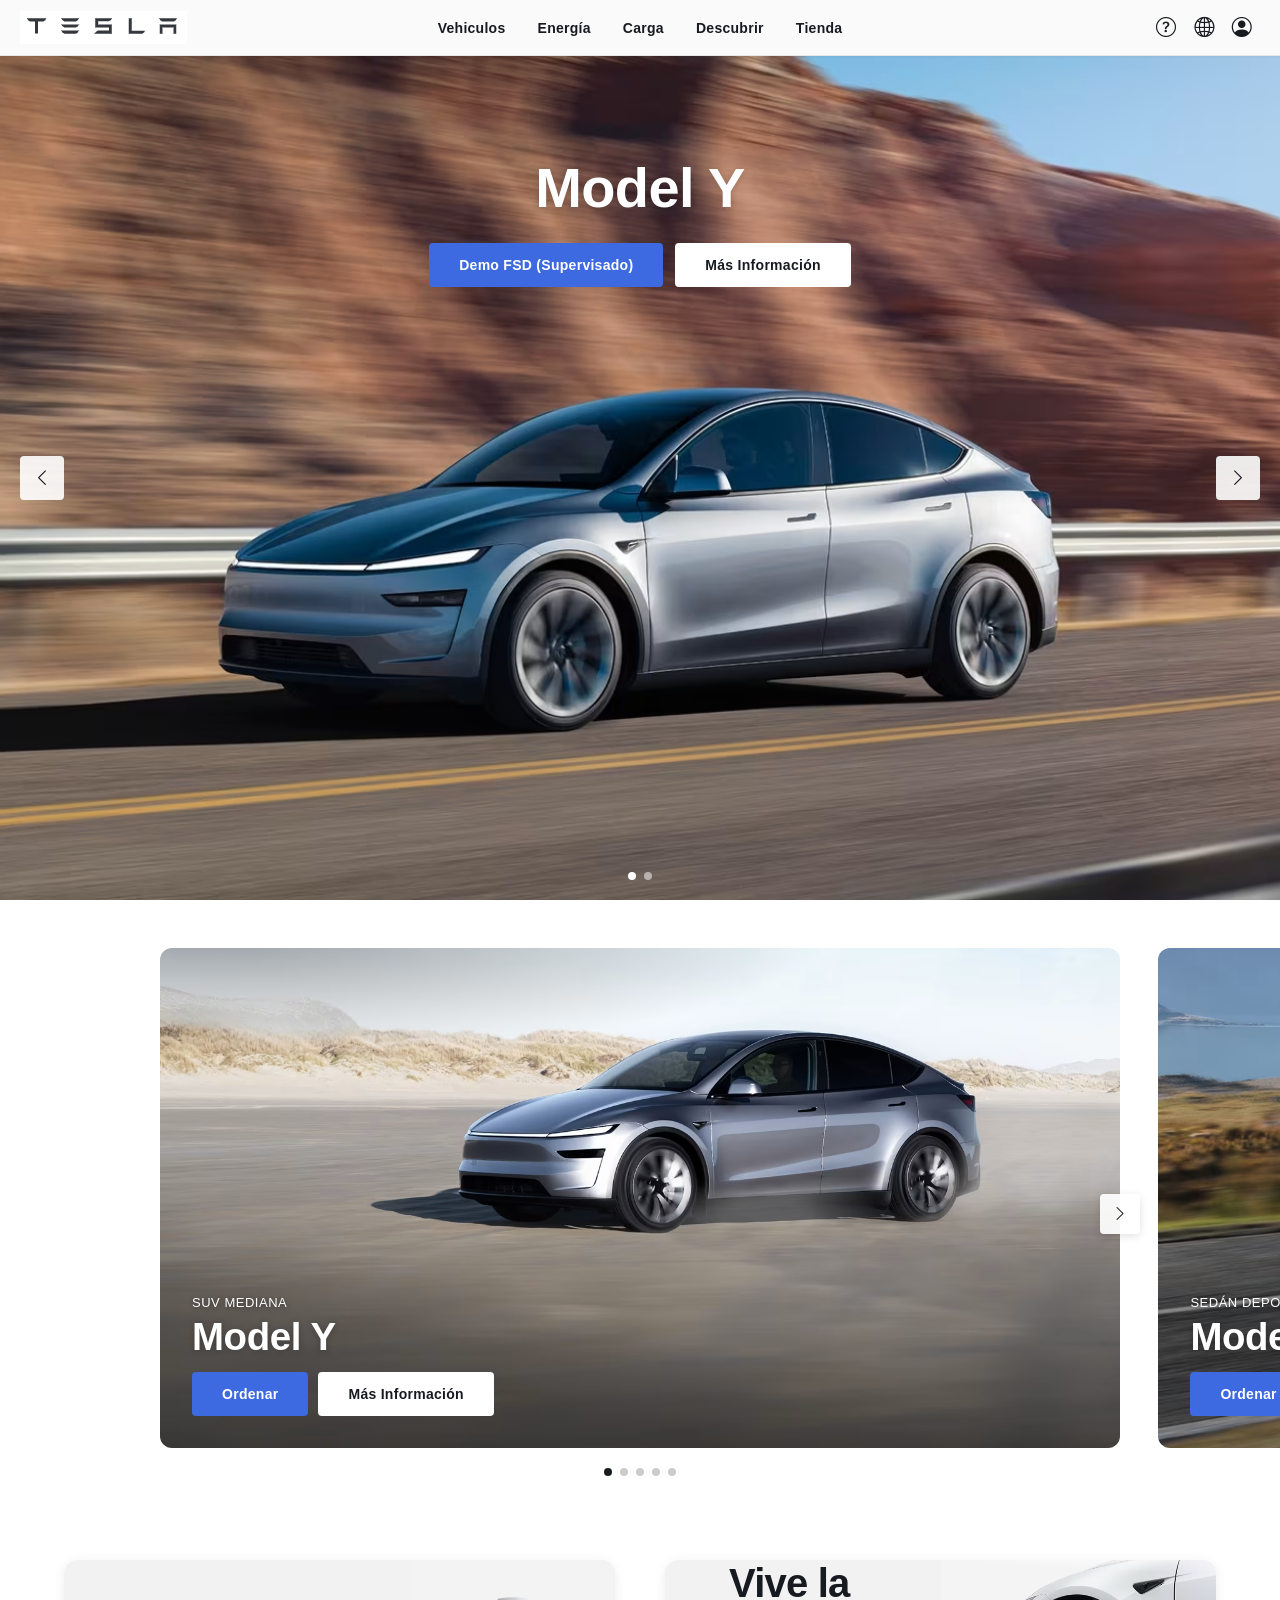
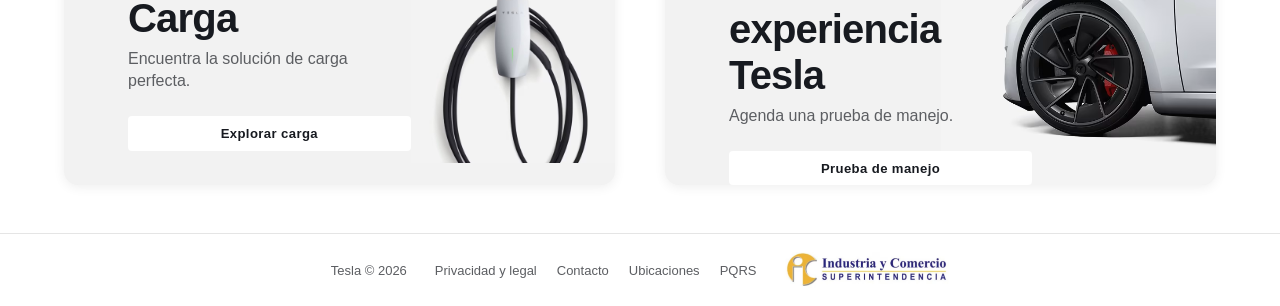
<file: Proyecto corte 2/index.html>
<!DOCTYPE html>
<html lang="es">
<head>
  <meta charset="UTF-8" />
  <meta name="viewport" content="width=device-width, initial-scale=1.0" />
  <title>Tesla Navbar</title>
  <link rel="stylesheet" href="https://cdn.jsdelivr.net/npm/bootstrap-icons@1.11.3/font/bootstrap-icons.min.css" />
  <link rel="stylesheet" href="./Style/Style.css" />
</head>
<body>

  <!-- barra de navegacion -->
  <nav class="barranavegacion">

    <a href="#" class="logomarca">
      <img src="./IMG/navbar/Logo.png" alt="Tesla" class="imagenlogo" />
    </a>

    <ul class="listaenlaces">
      <li><a href="#" class="enlace"><strong>Vehiculos</strong></a></li>
      <li><a href="#" class="enlace"><strong>Energía</strong></a></li>
      <li><a href="#" class="enlace"><strong>Carga</strong></a></li>
      <li><a href="#" class="enlace"><strong>Descubrir</strong></a></li>
      <li><a href="#" class="enlace"><strong>Tienda</strong></a></li>
    </ul>

    <ul class="listaiconos">
      <li>
        <a href="#" class="botonicono" aria-label="Ayuda">
          <i class="bi bi-question-circle"></i>
        </a>
      </li>
      <li>
        <a href="#" class="botonicono" aria-label="Idioma">
          <i class="bi bi-globe2"></i>
        </a>
      </li>
      <li>
        <a href="#" class="botonicono" aria-label="Cuenta">
          <i class="bi bi-person-circle"></i>
        </a>
      </li>
    </ul>

  </nav>

  <!-- carrusel portada -->
  <section class="portada" id="portadaCarrusel">

    <div class="diapositiva activa" style="background-image: url('./IMG/carrusel/ModelY.png');">
      <div class="contenidodiapositiva">
        <h1 class="titulodiapositiva">Model Y</h1>
        <div class="grupobotones">
          <a href="#" class="boton botonprincipal">Demo FSD (Supervisado)</a>
          <a href="#" class="boton botonsecundario">Más Información</a>
        </div>
      </div>
    </div>

    <div class="diapositiva" style="background-image: url('./IMG/carrusel/Model3.png');">
      <div class="contenidodiapositiva">
        <h1 class="titulodiapositiva">Model 3</h1>
        <div class="grupobotones">
          <a href="#" class="boton botonprincipal">Pedir Ahora</a>
          <a href="#" class="boton botonsecundario">Más Información</a>
        </div>
      </div>
    </div>

    <button class="flechanavegacion flechaanterior" id="flechaAnterior" aria-label="Anterior">
      <i class="bi bi-chevron-left"></i>
    </button>
    <button class="flechanavegacion flechasiguiente" id="flechaSiguiente" aria-label="Siguiente">
      <i class="bi bi-chevron-right"></i>
    </button>

    <div class="indicadores" id="indicadores"></div>

  </section>

  <!-- carrusel tarjetas vehiculos -->
  <section class="secciontarjetas">

    <div class="pisatatarjetas" id="pisaTarjetas">

      <div class="tarjeta">
        <img src="./IMG/cards carrusel/ModelYcard.png" alt="Model Y" class="imagentarjeta" />
        <div class="contenidotarjeta">
          <span class="subtitulotarjeta">SUV mediana</span>
          <h2 class="titulotarjeta">Model Y</h2>
          <div class="botonestarjeta">
            <a href="#" class="boton botonprincipal">Ordenar</a>
            <a href="#" class="boton botonsecundario">Más Información</a>
          </div>
        </div>
      </div>

      <div class="tarjeta">
        <img src="./IMG/cards carrusel/Model3card.png" alt="Model 3" class="imagentarjeta" />
        <div class="contenidotarjeta">
          <span class="subtitulotarjeta">Sedán deportivo</span>
          <h2 class="titulotarjeta">Model 3</h2>
          <div class="botonestarjeta">
            <a href="#" class="boton botonprincipal">Ordenar</a>
            <a href="#" class="boton botonsecundario">Más Información</a>
          </div>
        </div>
      </div>

      <div class="tarjeta">
        <img src="./IMG/cards carrusel/ModelScard.avif" alt="Model S" class="imagentarjeta" />
        <div class="contenidotarjeta">
          <span class="subtitulotarjeta">Sedán de lujo</span>
          <h2 class="titulotarjeta">Model S</h2>
          <div class="botonestarjeta">
            <a href="#" class="boton botonsecundario">Más Información</a>
          </div>
        </div>
      </div>

      <div class="tarjeta">
        <img src="./IMG/cards carrusel/ModelXcard.avif" alt="Model X" class="imagentarjeta" />
        <div class="contenidotarjeta">
          <span class="subtitulotarjeta">SUV de lujo</span>
          <h2 class="titulotarjeta">Model X</h2>
          <div class="botonestarjeta">
            <a href="#" class="boton botonsecundario">Más Información</a>
          </div>
        </div>
      </div>

      <div class="tarjeta">
        <img src="./IMG/cards carrusel/CamionCard.png" alt="Camion de trabajo" class="imagentarjeta" />
        <div class="contenidotarjeta">
          <span class="subtitulotarjeta">Camión de trabajo</span>
          <h2 class="titulotarjeta">Cybertruck</h2>
          <div class="botonestarjeta">
            <a href="#" class="boton botonsecundario">Más Información</a>
          </div>
        </div>
      </div>

    </div>

    <button class="flechatarjeta flechatarjetaanterior oculta" id="flechaTarjetaAnterior" aria-label="Vehículo anterior">
      <i class="bi bi-chevron-left"></i>
    </button>
    <button class="flechatarjeta flechatarjetasiguiente" id="flechaTarjetaSiguiente" aria-label="Siguiente vehículo">
      <i class="bi bi-chevron-right"></i>
    </button>

    <div class="indicadorestarjetas" id="indicadoresTarjetas"></div>

  </section>

  <!-- ── Seccion cards informativas ── -->
  <section class="seccioncards">
    <div class="filacards">

      <!-- Card Carga -->
      <div class="cardinfo" id="cardCarga">
        <div class="cardinfoccontenido">
          <h2 class="cardinfoTitulo">Carga</h2>
          <p class="cardinfoSubtitulo">Encuentra la solución de carga perfecta.</p>
          <button class="cardinfoBoton" onclick="manejarClickCard('carga')">Explorar carga</button>
        </div>
        <div class="cardinfoimagen">
          <img src="./IMG/footer/cargador.png" alt="Tesla Wall Connector" class="imagenCargador" />
        </div>
      </div>

      <!-- Card Experiencia -->
      <div class="cardinfo cardinfoDesborde" id="cardExperiencia">
        <div class="cardinfoccontenido">
          <h2 class="cardinfoTitulo">Vive la experiencia Tesla</h2>
          <p class="cardinfoSubtitulo">Agenda una prueba de manejo.</p>
          <button class="cardinfoBoton" onclick="manejarClickCard('prueba')">Prueba de manejo</button>
        </div>
        <div class="cardinfoimagen cardinfoImagenAuto">
          <img src="./IMG/footer/auto.png" alt="Tesla Model 3" class="imagenAuto" />
        </div>
      </div>

    </div>
  </section>

  <footer class="piepagina">
    <div class="piepaginaContenido">
      <span class="piepaginaCopyright">Tesla &copy; 2026</span>
      <nav class="piepaginaEnlaces" aria-label="Enlaces legales">
        <a href="https://www.tesla.com/es_co" class="piepaginaEnlace">Privacidad y legal</a>
        <a href="#" class="piepaginaEnlace">Contacto</a>
        <a href="#" class="piepaginaEnlace">Ubicaciones</a>
        <a href="#" class="piepaginaEnlace">PQRS</a>
      </nav>
      <a href="https://www.sic.gov.co" target="_blank" rel="noopener" class="piepaginaLogoSic" aria-label="Superintendencia de Industria y Comercio">
        <img src="./IMG/footer/IYC.png" alt="Superintendencia de Industria y Comercio" class="imagenSic" />
      </a>
    </div>
  </footer>

  <script src="./main/main.js" type="module"></script>

</body>
</html>
</file>
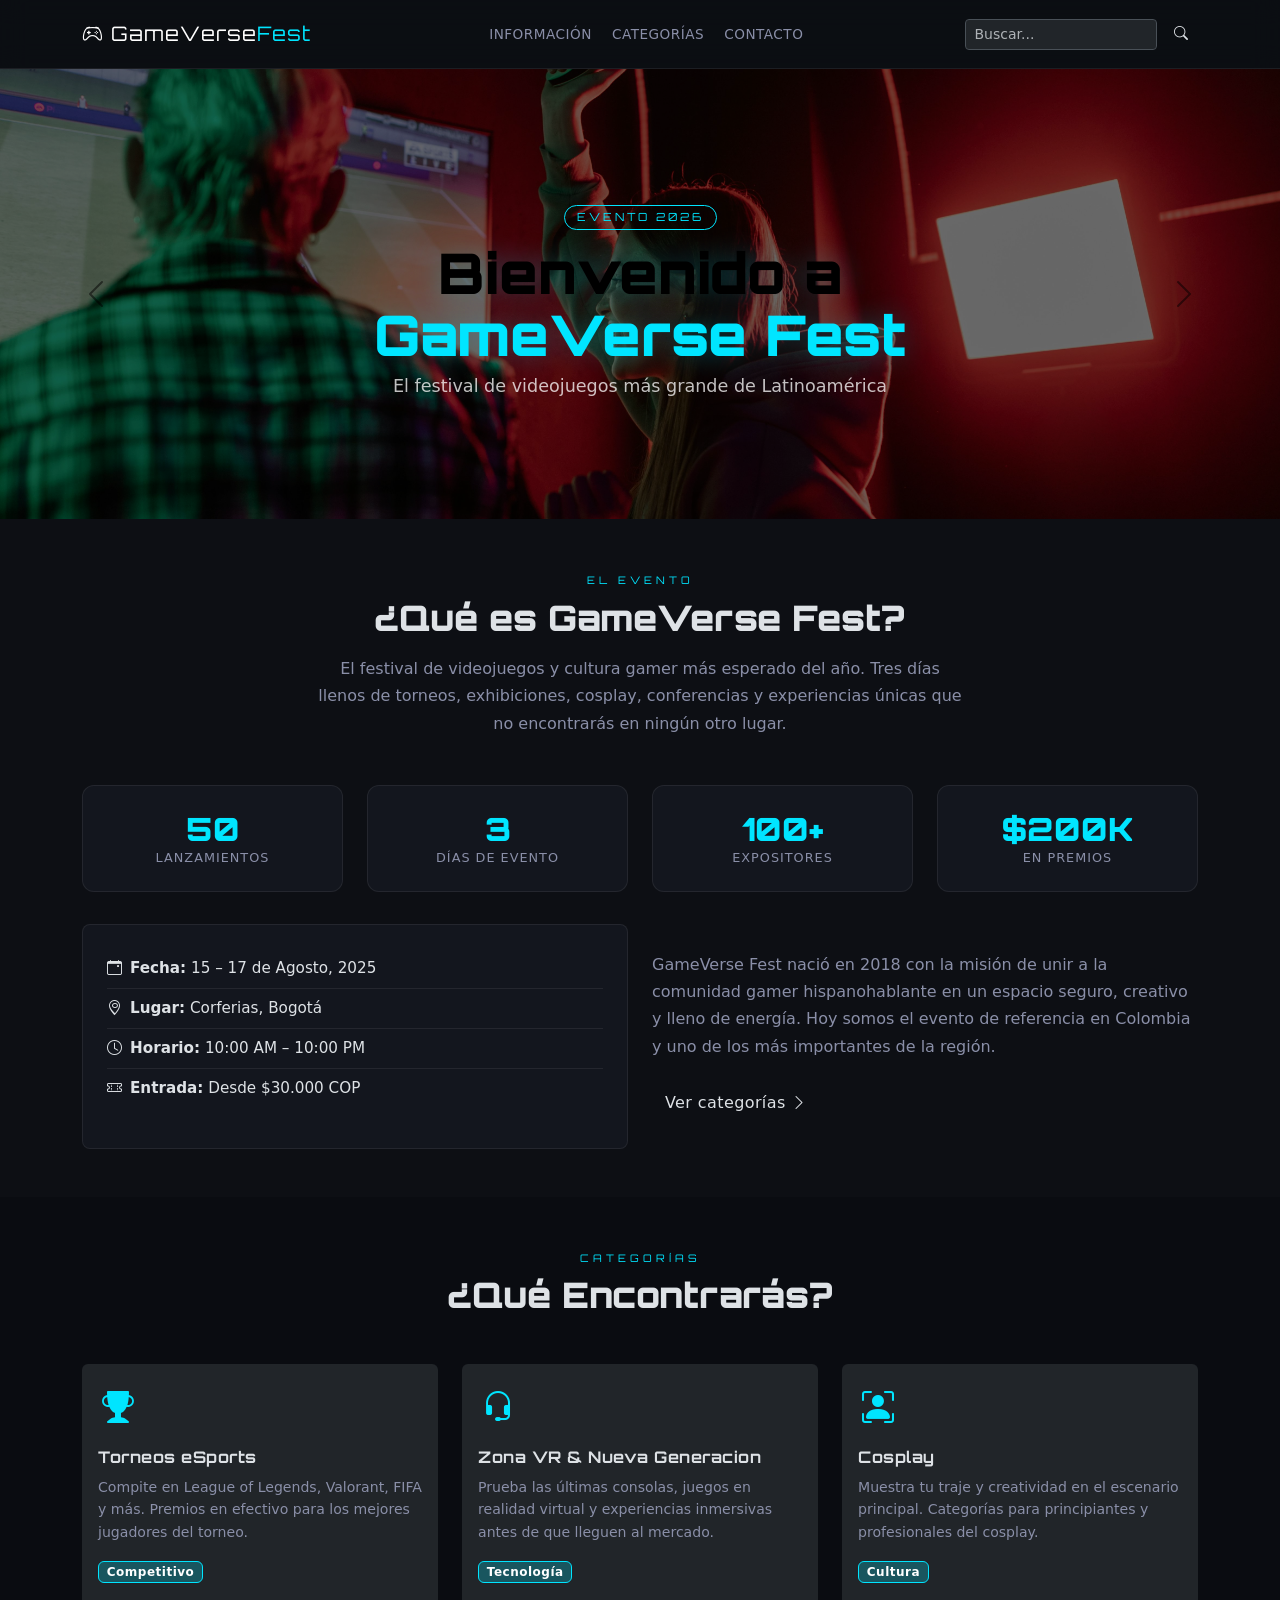
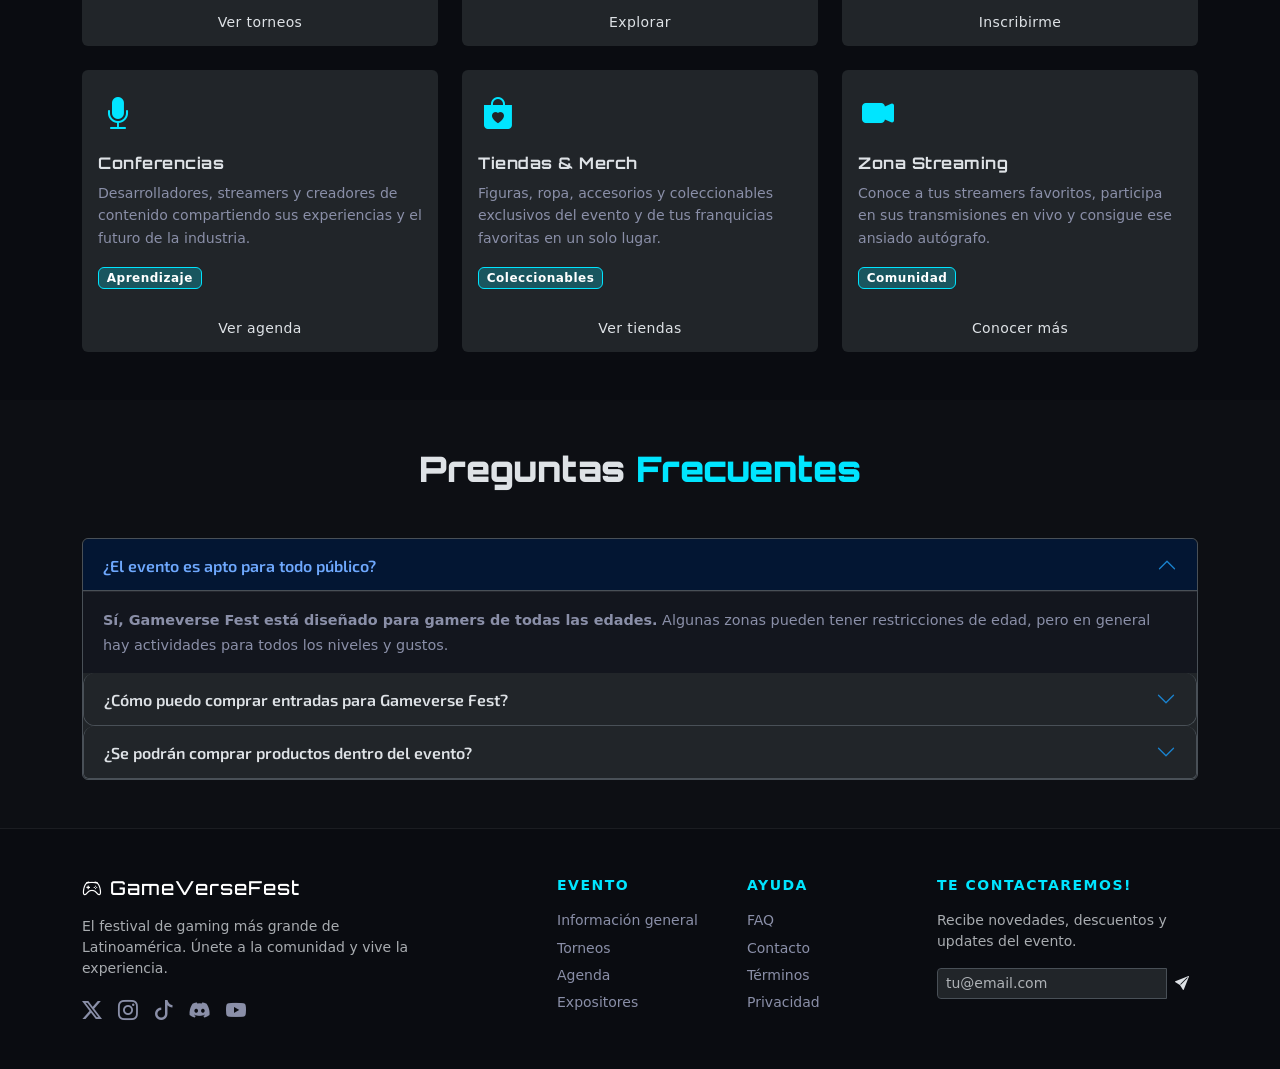
<file: Semana 6 Boostrap/index.html>
<!DOCTYPE html>
<html lang="en" data-bs-theme="dark">
<head>
    <meta charset="UTF-8">
    <meta name="viewport" content="width=device-width, initial-scale=1.0">
    <title>Semana 6</title>
    <!-- Google Fonts -->
    <link href="https://fonts.googleapis.com/css2?family=Orbitron:wght@700;900&family=Exo+2:wght@300;400;600&display=swap" rel="stylesheet" />
    <link rel="stylesheet" href="./Style/style.css">
    <link href="https://cdn.jsdelivr.net/npm/bootstrap@5.3.3/dist/css/bootstrap.min.css" rel="stylesheet">
    <link rel="stylesheet" href="https://cdn.jsdelivr.net/npm/bootstrap-icons@1.11.3/font/bootstrap-icons.min.css">
</head>
<body>

<!-- Barra de navegacion -->
<nav class="navbar navbar-expand-lg navbar-dark barranavegacion sticky-top">
    <div class="container">
        <a class="navbar-brand marca" href="#">
            <i class="bi bi-controller me-2"></i>GameVerse<span class="tituloss">Fest</span>
        </a>
        <button class="navbar-toggler border-0" type="button" data-bs-toggle="collapse" data-bs-target="#navMain">
            <span class="navbar-toggler-icon"></span>
        </button>
        <div class="collapse navbar-collapse" id="navMain">
            <ul class="navbar-nav mx-auto gap-1">
                <li class="nav-item"><a class="nav-link" href="#info">Información</a></li>
                <li class="nav-item"><a class="nav-link" href="#secciones">Categorías</a></li>
                <li class="nav-item"><a class="nav-link" href="#footer">Contacto</a></li>
            </ul>
            <form class="d-flex gap-2" role="search">
                <input class="form-control form-control-sm campobusqueda" type="search" placeholder="Buscar..." />
                <button class="btn btn-sm botonprincipal" type="submit">
                    <i class="bi bi-search"></i>
                </button>
            </form>
        </div>
    </div>
</nav>

<!-- Carrusel -->
<div id="carouselExampleAutoplaying" class="carousel slide" data-bs-ride="carousel">
    <div class="carousel-inner">

        <div class="carousel-item active">
            <img src="./Imagenes/carrusel/pexels-a-darmel-7862377.jpg" class="d-block w-100 imagencarrusel" alt="...">
        </div>

        <div class="carousel-item">
            <img src="./Imagenes/carrusel/pexels-rdne-7915231.jpg" class="d-block w-100 imagencarrusel" alt="...">
        </div>

        <div class="carousel-item">
            <img src="./Imagenes/carrusel/pexels-ron-lach-7856688.jpg" class="d-block w-100 imagencarrusel" alt="...">
        </div>

        <div class="carousel-item">
            <img src="./Imagenes/carrusel/pexels-yankrukov-9072388.jpg" class="d-block w-100 imagencarrusel" alt="...">
        </div>

    </div>

    <div class="carousel-caption titulocarrusel">
        <p class="etiqueta">EVENTO 2026</p>
        <h1 class="titulohero">Bienvenido a<br /><span class="tituloss">GameVerse Fest</span></h1>
        <p class="subtitulohero">El festival de videojuegos más grande de Latinoamérica</p>
    </div>

    <button class="carousel-control-prev" type="button" data-bs-target="#carouselExampleAutoplaying" data-bs-slide="prev">
        <span class="carousel-control-prev-icon" aria-hidden="true"></span>
        <span class="visually-hidden">Previous</span>
    </button>
    <button class="carousel-control-next" type="button" data-bs-target="#carouselExampleAutoplaying" data-bs-slide="next">
        <span class="carousel-control-next-icon" aria-hidden="true"></span>
        <span class="visually-hidden">Next</span>
    </button>
</div>

<!-- Informacion -->
<section id="info" class="py-5 seccioninfo">
    <div class="container">
        <div class="text-center mb-5">
            <span class="etiquetaseccion">EL EVENTO</span>
            <h2 class="titutloseccion">¿Qué es <span class="acento">GameVerse Fest</span>?</h2>
            <p class="subtituloseccion col-lg-7 mx-auto">
                El festival de videojuegos y cultura gamer más esperado del año. Tres días llenos de torneos, exhibiciones, cosplay, conferencias y experiencias únicas que no encontrarás en ningún otro lugar.
            </p>
        </div>
        <div class="row g-4 justify-content-center">
            <div class="col-6 col-md-3 text-center">
                <div class="cajaestadistica">
                    <h3 class="numeroestadistica">50</h3>
                    <p class="etiquetaestadistica">Lanzamientos</p>
                </div>
            </div>
            <div class="col-6 col-md-3 text-center">
                <div class="cajaestadistica">
                    <h3 class="numeroestadistica">3</h3>
                    <p class="etiquetaestadistica">Días de Evento</p>
                </div>
            </div>
            <div class="col-6 col-md-3 text-center">
                <div class="cajaestadistica">
                    <h3 class="numeroestadistica">100+</h3>
                    <p class="etiquetaestadistica">Expositores</p>
                </div>
            </div>
            <div class="col-6 col-md-3 text-center">
                <div class="cajaestadistica">
                    <h3 class="numeroestadistica">$200K</h3>
                    <p class="etiquetaestadistica">En Premios</p>
                </div>
            </div>
        </div>
        <div class="row g-4 mt-2 align-items-center">
            <div class="col-md-6">
                <div class="detalleinfo p-4 rounded-3">
                    <ul class="list-unstyled listainfo">
                        <li><i class="bi bi-calendar-event acento me-2"></i><strong>Fecha:</strong> 15 – 17 de Agosto, 2025</li>
                        <li><i class="bi bi-geo-alt acento me-2"></i><strong>Lugar:</strong> Corferias, Bogotá</li>
                        <li><i class="bi bi-clock acento me-2"></i><strong>Horario:</strong> 10:00 AM – 10:00 PM</li>
                        <li><i class="bi bi-ticket-perforated acento me-2"></i><strong>Entrada:</strong> Desde $30.000 COP</li>
                    </ul>
                </div>
            </div>
            <div class="col-md-6 text-center text-md-start">
                <p class="subtituloseccion">
                    GameVerse Fest nació en 2018 con la misión de unir a la comunidad gamer hispanohablante en un espacio seguro, creativo y lleno de energía. Hoy somos el evento de referencia en Colombia y uno de los más importantes de la región.
                </p>
                <a href="#secciones" class="btn botoncontorno mt-2">Ver categorías <i class="bi bi-chevron-right"></i></a>
            </div>
        </div>
    </div>
</section>

<!-- Cards -->
<section id="secciones" class="py-5 secciontarjetas">
    <div class="container">
        <div class="text-center mb-5">
            <span class="etiquetaseccion">CATEGORÍAS</span>
            <h2 class="titutloseccion">¿Qué <span class="acento">Encontrarás</span>?</h2>
        </div>
        <div class="row g-4">

            <div class="col-sm-6 col-lg-4">
                <div class="card tarjeta h-100 border-0">
                    <div class="iconotarjeta"><i class="bi bi-trophy-fill"></i></div>
                    <div class="card-body">
                        <h5 class="card-title">Torneos eSports</h5>
                        <p class="card-text">Compite en League of Legends, Valorant, FIFA y más. Premios en efectivo para los mejores jugadores del torneo.</p>
                        <span class="badge etiquetabadge">Competitivo</span>
                    </div>
                    <div class="card-footer border-0 bg-transparent">
                        <a href="#" class="btn btn-sm botoncontorno w-100">Ver torneos</a>
                    </div>
                </div>
            </div>

            <div class="col-sm-6 col-lg-4">
                <div class="card tarjeta h-100 border-0">
                    <div class="iconotarjeta"><i class="bi bi-headset"></i></div>
                    <div class="card-body">
                        <h5 class="card-title">Zona VR & Nueva Generacion</h5>
                        <p class="card-text">Prueba las últimas consolas, juegos en realidad virtual y experiencias inmersivas antes de que lleguen al mercado.</p>
                        <span class="badge etiquetabadge">Tecnología</span>
                    </div>
                    <div class="card-footer border-0 bg-transparent">
                        <a href="#" class="btn btn-sm botoncontorno w-100">Explorar</a>
                    </div>
                </div>
            </div>

            <div class="col-sm-6 col-lg-4">
                <div class="card tarjeta h-100 border-0">
                    <div class="iconotarjeta"><i class="bi bi-person-bounding-box"></i></div>
                    <div class="card-body">
                        <h5 class="card-title">Cosplay</h5>
                        <p class="card-text">Muestra tu traje y creatividad en el escenario principal. Categorías para principiantes y profesionales del cosplay.</p>
                        <span class="badge etiquetabadge">Cultura</span>
                    </div>
                    <div class="card-footer border-0 bg-transparent">
                        <a href="#" class="btn btn-sm botoncontorno w-100">Inscribirme</a>
                    </div>
                </div>
            </div>

            <div class="col-sm-6 col-lg-4">
                <div class="card tarjeta h-100 border-0">
                    <div class="iconotarjeta"><i class="bi bi-mic-fill"></i></div>
                    <div class="card-body">
                        <h5 class="card-title">Conferencias</h5>
                        <p class="card-text">Desarrolladores, streamers y creadores de contenido compartiendo sus experiencias y el futuro de la industria.</p>
                        <span class="badge etiquetabadge">Aprendizaje</span>
                    </div>
                    <div class="card-footer border-0 bg-transparent">
                        <a href="#" class="btn btn-sm botoncontorno w-100">Ver agenda</a>
                    </div>
                </div>
            </div>

            <div class="col-sm-6 col-lg-4">
                <div class="card tarjeta h-100 border-0">
                    <div class="iconotarjeta"><i class="bi bi-bag-heart-fill"></i></div>
                    <div class="card-body">
                        <h5 class="card-title">Tiendas & Merch</h5>
                        <p class="card-text">Figuras, ropa, accesorios y coleccionables exclusivos del evento y de tus franquicias favoritas en un solo lugar.</p>
                        <span class="badge etiquetabadge">Coleccionables</span>
                    </div>
                    <div class="card-footer border-0 bg-transparent">
                        <a href="#" class="btn btn-sm botoncontorno w-100">Ver tiendas</a>
                    </div>
                </div>
            </div>

            <div class="col-sm-6 col-lg-4">
                <div class="card tarjeta h-100 border-0">
                    <div class="iconotarjeta"><i class="bi bi-camera-video-fill"></i></div>
                    <div class="card-body">
                        <h5 class="card-title">Zona Streaming</h5>
                        <p class="card-text">Conoce a tus streamers favoritos, participa en sus transmisiones en vivo y consigue ese ansiado autógrafo.</p>
                        <span class="badge etiquetabadge">Comunidad</span>
                    </div>
                    <div class="card-footer border-0 bg-transparent">
                        <a href="#" class="btn btn-sm botoncontorno w-100">Conocer más</a>
                    </div>
                </div>
            </div>

        </div>
    </div>
</section>

<!-- Acordeon -->
<section id="faq" class="py-5 seccionfaq">
    <div class="container">
        <div class="text-center mb-5">
            <h2 class="titutloseccion">Preguntas <span class="tituloss">Frecuentes</span></h2>
        </div>
        <div class="accordion d-flex flex-column gap-3" id="acordeonFaq">

            <div class="accordion-item itemacordeon">
                <h2 class="accordion-header">
                    <button class="accordion-button botonacordeon" type="button"
                        data-bs-toggle="collapse" data-bs-target="#pregunta1"
                        aria-expanded="true" aria-controls="pregunta1">
¿El evento es apto para todo público?                    </button>
                </h2>
                <div id="pregunta1" class="accordion-collapse collapse show" data-bs-parent="#acordeonFaq">
                    <div class="accordion-body cuerpoacordeon">
                        <strong>Sí, Gameverse Fest está diseñado para gamers de todas las edades.</strong> Algunas zonas pueden tener restricciones de edad, pero en general hay actividades para todos los niveles y gustos.
                </div>
            </div>

            <div class="accordion-item itemacordeon">
                <h2 class="accordion-header">
                    <button class="accordion-button botonacordeon collapsed" type="button"
                        data-bs-toggle="collapse" data-bs-target="#pregunta2"
                        aria-expanded="false" aria-controls="pregunta2">
                       ¿Cómo puedo comprar entradas para Gameverse Fest?
                    </button>
                </h2>
                <div id="pregunta2" class="accordion-collapse collapse" data-bs-parent="#acordeonFaq">
                    <div class="accordion-body cuerpoacordeon">
                        Las entradas se pueden adquirir a través de <strong> la página oficial del evento. </strong> Se recomienda comprarlas con anticipación, ya que los cupos son limitados. </div>
                </div>
            </div>

            <div class="accordion-item itemacordeon">
                <h2 class="accordion-header">
                    <button class="accordion-button botonacordeon collapsed" type="button"
                        data-bs-toggle="collapse" data-bs-target="#pregunta3"
                        aria-expanded="false" aria-controls="pregunta3">
¿Se podrán comprar productos dentro del evento?                    </button>
                </h2>
                <div id="pregunta3" class="accordion-collapse collapse" data-bs-parent="#acordeonFaq">
                    <div class="accordion-body cuerpoacordeon">
<strong> Claro,</strong>  habrá una zona comercial con tiendas de videojuegos, accesorios, figuras coleccionables y merch exclusiva de Gameverse Fest.                    </div>
                </div>
            </div>

        </div>
    </div>
</section>

<!-- Footer -->
<footer id="footer" class="piepagina pt-5 pb-3">
    <div class="container">
        <div class="row g-4 mb-4">

            <div class="col-md-4">
                <h5 class="marca mb-3"><i class="bi bi-controller me-2"></i>GameVerse<span class="acento">Fest</span></h5>
                <p class="text-muted small">El festival de gaming más grande de Latinoamérica. Únete a la comunidad y vive la experiencia.</p>
                <div class="d-flex gap-3 mt-3">
                    <a href="#" class="enlacesocial"><i class="bi bi-twitter-x fs-5"></i></a>
                    <a href="#" class="enlacesocial"><i class="bi bi-instagram fs-5"></i></a>
                    <a href="#" class="enlacesocial"><i class="bi bi-tiktok fs-5"></i></a>
                    <a href="#" class="enlacesocial"><i class="bi bi-discord fs-5"></i></a>
                    <a href="#" class="enlacesocial"><i class="bi bi-youtube fs-5"></i></a>
                </div>
            </div>

            <div class="col-6 col-md-2 offset-md-1">
                <h6 class="text-uppercase fw-semibold mb-3 small titulopie">Evento</h6>
                <ul class="list-unstyled small">
                    <li><a href="#" class="enlacepie">Información general</a></li>
                    <li><a href="#" class="enlacepie">Torneos</a></li>
                    <li><a href="#" class="enlacepie">Agenda</a></li>
                    <li><a href="#" class="enlacepie">Expositores</a></li>
                </ul>
            </div>

            <div class="col-6 col-md-2">
                <h6 class="text-uppercase fw-semibold mb-3 small titulopie">Ayuda</h6>
                <ul class="list-unstyled small">
                    <li><a href="#faq" class="enlacepie">FAQ</a></li>
                    <li><a href="#" class="enlacepie">Contacto</a></li>
                    <li><a href="#" class="enlacepie">Términos</a></li>
                    <li><a href="#" class="enlacepie">Privacidad</a></li>
                </ul>
            </div>

            <div class="col-md-3">
                <h6 class="text-uppercase fw-semibold mb-3 small titulopie">Te contactaremos!</h6>
                <p class="small text-muted">Recibe novedades, descuentos y updates del evento.</p>
                <div class="input-group input-group-sm">
                    <input type="email" class="form-control campobusqueda" placeholder="tu@email.com" />
                    <button class="btn botonprincipal" type="button"><i class="bi bi-send-fill"></i></button>
                </div>
            </div>
    
</footer>

<script src="https://cdn.jsdelivr.net/npm/bootstrap@5.3.3/dist/js/bootstrap.bundle.min.js"></script>
</body>
</html>
</file>
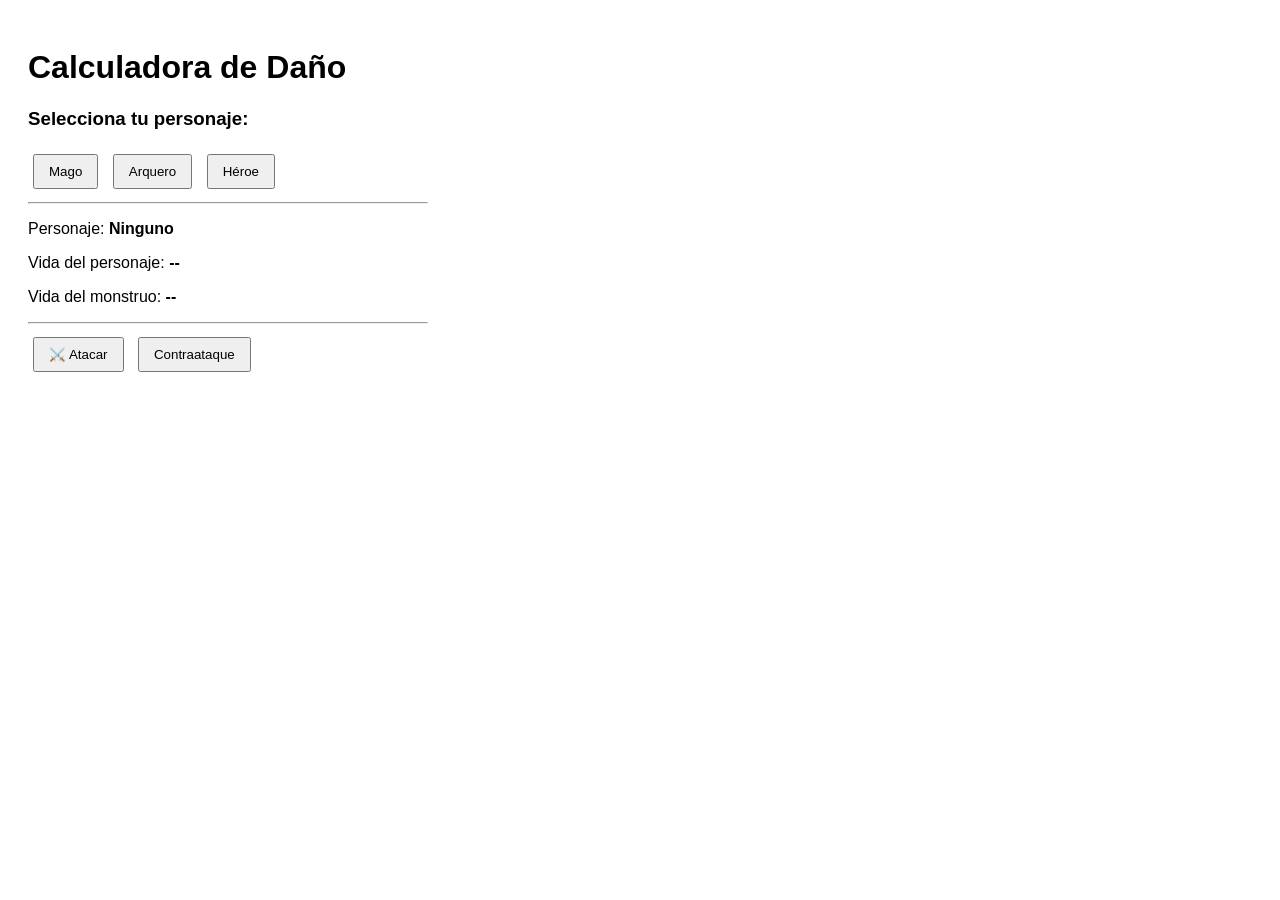
<file: Semana 7 Calculadora de daño/index.html>
<!DOCTYPE html>
<html lang="es">
<head>
  <meta charset="UTF-8">
  <title>Calculadora de Daño</title>
  <style>
    body { font-family: Arial, sans-serif; padding: 20px; max-width: 400px; }
    button { margin: 5px; padding: 8px 14px; cursor: pointer; }
  </style>
</head>
<body>

  <h1> Calculadora de Daño</h1>

  <h3>Selecciona tu personaje:</h3>
  <button id="btn-mago"> Mago</button>
  <button id="btn-arquero"> Arquero</button>
  <button id="btn-heroe"> Héroe</button>

  <hr>

  <p>Personaje: <strong id="nombre-personaje">Ninguno</strong></p>
  <p>Vida del personaje: <strong id="vida-personaje">--</strong></p>
  <p>Vida del monstruo: <strong id="vida-monstruo">--</strong></p>

  <hr>

  <button id="btn-atacar">⚔️ Atacar</button>
  <button id="btn-contraataque"> Contraataque</button>

  <p id="estado"></p>
  <script src="script.js"></script>
</body>
</html>
</file>
<file: Proyecto corte 2/Style/Style.css>
:root {
  --fondoNavegacion: rgba(250, 250, 250, 0.97);
  --alturaNavegacion: 56px;
  --espaciadoHorizontal: 20px;
  --fuentePrincipal: 'Universal Sans Text', -apple-system, Arial, sans-serif;
  --tamanoFuente: 14px;
  --pesoFuente: 500;
  --espaciadoLetras: 0.02em;
  --colorTexto: #171a20;
  --colorTextoHover: #5f626a;
  --tamanoIcono: 20px;
  --anchoLogo: 105px;
  --altoLogo: auto;
  --bordeInferior: 1px solid rgba(0, 0, 0, 0.08);
  --sombraNavegacion: 0 1px 3px rgba(0, 0, 0, 0.06);
  --transicionColor: color 0.15s ease;
}

*, *::before, *::after {
  box-sizing: border-box;
  margin: 0;
  padding: 0;
}

body {
  font-family: var(--fuentePrincipal);
  background: #fff;
}

.barranavegacion {
  position: fixed;
  top: 0;
  left: 0;
  width: 100%;
  height: var(--alturaNavegacion);
  background: var(--fondoNavegacion);
  border-bottom: var(--bordeInferior);
  box-shadow: var(--sombraNavegacion);
  display: flex;
  align-items: center;
  justify-content: space-between;
  padding: 0 var(--espaciadoHorizontal);
  z-index: 1000;
}

.logomarca {
  display: flex;
  align-items: center;
  flex-shrink: 0;
}

.imagenlogo {
  width: 250%;
  height: 100%;
}

.listaenlaces {
  display: flex;
  align-items: center;
  gap: 4px;
  list-style: none;
  position: absolute;
  left: 50%;
  transform: translateX(-50%);
}

.enlace {
  display: block;
  padding: 6px 14px;
  font-family: var(--fuentePrincipal);
  font-size: var(--tamanoFuente);
  font-weight: var(--pesoFuente);
  letter-spacing: var(--espaciadoLetras);
  color: var(--colorTexto);
  text-decoration: none;
  border-radius: 4px;
  transition: var(--transicionColor);
}

.enlace:hover {
  color: var(--colorTextoHover);
}

.listaiconos {
  display: flex;
  align-items: center;
  gap: 2px;
  list-style: none;
  flex-shrink: 0;
}

.botonicono {
  display: flex;
  align-items: center;
  justify-content: center;
  width: 36px;
  height: 36px;
  color: var(--colorTexto);
  text-decoration: none;
  border-radius: 50%;
  transition: var(--transicionColor);
}

.botonicono i {
  font-size: var(--tamanoIcono);
  line-height: 1;
  display: block;
}

.botonicono:hover {
  color: var(--colorTextoHover);
}


/* ── Carrusel portada ── */
:root {
  --alturaPortada: calc(100vh - var(--alturaNavegacion));
  --tamanoTitulo: clamp(2rem, 5vw, 3.5rem);
  --pesoTitulo: 700;
  --colorTitulo: #ffffff;
  --fondoBotonPrincipal: #3e6ae1;
  --colorBotonPrincipal: #ffffff;
  --fondoBotonSecundario: #ffffff;
  --colorBotonSecundario: #171a20;
  --alturaBoton: 44px;
  --espaciadoBoton: 28px;
  --radioBoton: 4px;
  --tamanoFuenteBoton: 14px;
  --pesoFuenteBoton: 600;
  --espaciadoLetrasBoton: 0.02em;
  --separacionBotones: 12px;
  --tamanoFlecha: 44px;
  --fondoFlecha: rgba(255, 255, 255, 0.9);
  --colorFlecha: #171a20;
  --radioFlecha: 4px;
  --tamanoIndicador: 8px;
  --colorIndicador: rgba(255, 255, 255, 0.5);
  --colorIndicadorActivo: #ffffff;
  --separacionIndicadores: 8px;
  --duracionTransicion: 600ms;
  --curvaTransicion: cubic-bezier(0.4, 0, 0.2, 1);
}

.portada {
  position: relative;
  width: 100%;
  height: var(--alturaPortada);
  overflow: hidden;
  margin-top: var(--alturaNavegacion);
  background: #111;
}

.diapositiva {
  position: absolute;
  inset: 0;
  background-size: cover;
  background-position: center;
  background-repeat: no-repeat;
  opacity: 0;
  transition: opacity var(--duracionTransicion) var(--curvaTransicion);
  pointer-events: none;
}

.diapositiva.activa {
  opacity: 1;
  pointer-events: auto;
}

.contenidodiapositiva {
  position: absolute;
  top: 12%;
  left: 50%;
  transform: translateX(-50%);
  display: flex;
  flex-direction: column;
  align-items: center;
  gap: 24px;
  width: 100%;
  padding: 0 20px;
  text-align: center;
}

.titulodiapositiva {
  font-family: var(--fuentePrincipal);
  font-size: var(--tamanoTitulo);
  font-weight: var(--pesoTitulo);
  color: var(--colorTitulo);
  letter-spacing: -0.01em;
  line-height: 1.1;
  text-shadow: 0 1px 6px rgba(0, 0, 0, 0.18);
  margin: 0;
}

.grupobotones {
  display: flex;
  gap: var(--separacionBotones);
  flex-wrap: wrap;
  justify-content: center;
}

.boton {
  display: inline-flex;
  align-items: center;
  justify-content: center;
  height: var(--alturaBoton);
  padding: 0 var(--espaciadoBoton);
  border-radius: var(--radioBoton);
  font-family: var(--fuentePrincipal);
  font-size: var(--tamanoFuenteBoton);
  font-weight: var(--pesoFuenteBoton);
  letter-spacing: var(--espaciadoLetrasBoton);
  text-decoration: none;
  white-space: nowrap;
  cursor: pointer;
}

.botonprincipal {
  background: var(--fondoBotonPrincipal);
  color: var(--colorBotonPrincipal);
  border: 2px solid var(--fondoBotonPrincipal);
}

.botonsecundario {
  background: var(--fondoBotonSecundario);
  color: var(--colorBotonSecundario);
  border: 2px solid var(--fondoBotonSecundario);
}

.flechanavegacion {
  position: absolute;
  top: 50%;
  transform: translateY(-50%);
  width: var(--tamanoFlecha);
  height: var(--tamanoFlecha);
  background: var(--fondoFlecha);
  color: var(--colorFlecha);
  border: none;
  border-radius: var(--radioFlecha);
  display: flex;
  align-items: center;
  justify-content: center;
  cursor: pointer;
  z-index: 10;
  font-size: 18px;
  line-height: 1;
}

.flechaanterior { left: 20px; }
.flechasiguiente { right: 20px; }

.indicadores {
  position: absolute;
  bottom: 20px;
  left: 50%;
  transform: translateX(-50%);
  display: flex;
  gap: var(--separacionIndicadores);
  z-index: 10;
}

.indicador {
  width: var(--tamanoIndicador);
  height: var(--tamanoIndicador);
  border-radius: 50%;
  background: var(--colorIndicador);
  border: none;
  padding: 0;
  cursor: pointer;
}

.indicador.activo {
  background: var(--colorIndicadorActivo);
}


/* ── Carrusel tarjetas ── */
:root {
  --alturaTarjeta: 500px;
  --anchoTarjeta: 75%;
  --radioTarjeta: 12px;
  --fondoTarjeta: #f4f4f4;
  --colorSubtitulo: #5f626a;
  --tamanoSubtitulo: 13px;
  --tamanoTituloTarjeta: clamp(1.8rem, 3vw, 2.6rem);
  --pesoTituloTarjeta: 700;
  --colorTituloTarjeta: #171a20;
  --duracionTransicionTarjeta: 500ms;
  --curvaTransicionTarjeta: cubic-bezier(0.4, 0, 0.2, 1);
  --tamanoIndicadorTarjeta: 8px;
  --colorIndicadorTarjeta: rgba(0, 0, 0, 0.2);
  --colorIndicadorTarjetaActivo: #171a20;
  --tamanoFlechaTarjeta: 40px;
}

.secciontarjetas {
  position: relative;
  width: 100%;
  padding: 48px 0 52px;
  background: #fff;
  overflow: hidden;
}

.pisatatarjetas {
  display: flex;
  width: 100%;
  transition: transform var(--duracionTransicionTarjeta) var(--curvaTransicionTarjeta);
  will-change: transform;
}

.tarjeta {
  flex: 0 0 var(--anchoTarjeta);
  height: var(--alturaTarjeta);
  margin-left: 3%;
  border-radius: var(--radioTarjeta);
  overflow: hidden;
  position: relative;
  background: var(--fondoTarjeta);
  flex-shrink: 0;
}

.tarjeta:first-child {
  margin-left: calc((100% - var(--anchoTarjeta)) / 2);
}

.imagentarjeta {
  width: 100%;
  height: 100%;
  object-fit: cover;
  display: block;
}

.contenidotarjeta {
  position: absolute;
  bottom: 32px;
  left: 32px;
  display: flex;
  flex-direction: column;
  gap: 6px;
}

.subtitulotarjeta {
  font-family: var(--fuentePrincipal);
  font-size: var(--tamanoSubtitulo);
  font-weight: 500;
  color: #ffffff;
  letter-spacing: 0.04em;
  text-transform: uppercase;
  text-shadow: 0 1px 4px rgba(0,0,0,0.4);
}

.titulotarjeta {
  font-family: var(--fuentePrincipal);
  font-size: var(--tamanoTituloTarjeta);
  font-weight: var(--pesoTituloTarjeta);
  color: #ffffff;
  letter-spacing: -0.01em;
  line-height: 1.1;
  margin: 0 0 8px;
  text-shadow: 0 1px 6px rgba(0,0,0,0.25);
}

.botonestarjeta {
  display: flex;
  gap: 10px;
  flex-wrap: wrap;
}

.flechatarjeta {
  position: absolute;
  top: 50%;
  transform: translateY(-50%);
  width: var(--tamanoFlechaTarjeta);
  height: var(--tamanoFlechaTarjeta);
  background: rgba(255, 255, 255, 0.92);
  color: #171a20;
  border: none;
  border-radius: 4px;
  display: flex;
  align-items: center;
  justify-content: center;
  cursor: pointer;
  z-index: 10;
  font-size: 16px;
  box-shadow: 0 2px 8px rgba(0,0,0,0.12);
}

.flechatarjetaanterior {
  left: calc((100% - var(--anchoTarjeta)) / 2 - var(--tamanoFlechaTarjeta) / 2);
}

.flechatarjetasiguiente {
  right: calc((100% - var(--anchoTarjeta)) / 2 - var(--tamanoFlechaTarjeta) / 2);
}

.flechatarjeta.oculta {
  display: none;
}

.indicadorestarjetas {
  display: flex;
  justify-content: center;
  gap: 8px;
  margin-top: 20px;
}

.indicadortarjeta {
  width: var(--tamanoIndicadorTarjeta);
  height: var(--tamanoIndicadorTarjeta);
  border-radius: 50%;
  background: var(--colorIndicadorTarjeta);
  border: none;
  padding: 0;
  cursor: pointer;
}

.indicadortarjeta.activo {
  background: var(--colorIndicadorTarjetaActivo);
}


/* ── Sección cards informativas ── */
:root {
  --fondoCardInfo: #f2f2f2;
  --colorTituloCardInfo: #171a20;
  --colorSubtituloCardInfo: #5c5e62;
  --colorFondoBotonCardInfo: #ffffff;
  --colorTextoBotonCardInfo: #171a20;
  --colorHoverFondoBotonCardInfo: #171a20;
  --colorHoverTextoBotonCardInfo: #ffffff;
  --radioBordeCardInfo: 14px;
  --radioBordeBotonCardInfo: 4px;
  --sombraCardInfo: 0 2px 12px rgba(0, 0, 0, 0.07);
  --sombraHoverCardInfo: 0 6px 24px rgba(0, 0, 0, 0.13);
  --transicionCardInfo: 0.28s cubic-bezier(0.4, 0, 0.2, 1);
}

.seccioncards {
  width: 100%;
  padding: 32px 0 48px;
  background: #fff;
}

.filacards {
  display: flex;
  gap: 50px;
  width: 90%;  
  margin: 0 auto;
}

.cardinfo {
  flex: 1;
  background: var(--fondoCardInfo);
  border-radius: var(--radioBordeCardInfo);
  box-shadow: var(--sombraCardInfo);
  display: flex;
  align-items: center;
  justify-content: space-between;
  padding: 0rem, 2.2 rem;
  overflow: hidden;
  position: relative;
  cursor: pointer;
  transition:
    box-shadow var(--transicionCardInfo),
    transform var(--transicionCardInfo);
}

.cardinfo:hover {
  box-shadow: var(--sombraHoverCardInfo);
  transform: translateY(-2px);
}

.cardinfoccontenido {
  margin-left: 4rem; 
  display: flex;
  flex-direction: column;
  gap: 0.45rem;
  z-index: 1;
  max-width: 55%;
}

.cardinfoTitulo {
  font-size: clamp(2.5rem, 2.5vw, 1.75rem);
  font-weight: 700;
  color: var(--colorTituloCardInfo);
  letter-spacing: -0.02em;
  line-height: 1.15;
}

.cardinfoSubtitulo {
  font-size: clamp(0.85rem, 1.4vw, 1rem);
  color: var(--colorSubtituloCardInfo);
  font-weight: 400;
  line-height: 1.4;
}

.cardinfoBoton {
  display: inline-block;
  margin-top: 1rem;
  padding: 0.55rem 1.5rem;
  background: var(--colorFondoBotonCardInfo);
  color: var(--colorTextoBotonCardInfo);
  border: 1.5px solid transparent;
  border-radius: var(--radioBordeBotonCardInfo);
  font-size: 0.82rem;
  font-weight: 600;
  font-family: var(--fuentePrincipal);
  letter-spacing: 0.03em;
  cursor: pointer;
  white-space: nowrap;
  transition:
    background var(--transicionCardInfo),
    color var(--transicionCardInfo),
    transform 0.15s ease;
}

.cardinfoBoton:hover {
  background: var(--colorHoverFondoBotonCardInfo);
  color: var(--colorHoverTextoBotonCardInfo);
}

.cardinfoBoton:active {
  transform: scale(0.97);
}

.cardinfoimagen {
  display: flex;
  align-items: flex-end;
  justify-content: flex-end;
  flex-shrink: 0;
  height: 180px;
}

.imagenCargador {
  height: 250px;
  width: auto;
  object-fit: contain;
  transition: transform var(--transicionCardInfo);
}

.cardinfo:hover .imagenCargador {
  transform: scale(1.05) translateY(-4px);
}

.cardinfoDesborde {
  overflow: hidden;
}

.cardinfoImagenAuto {
  position: absolute;
  right: -1px;
  bottom: -50px;
  height: 150%;
  width: 52%;
  display: flex;
  align-items: flex-end;
  justify-content: flex-end;
  pointer-events: none;
}

.imagenAuto {
  width: 100%;
  height: 100%;
  object-fit: contain;
  object-position: right bottom;
  transition: transform var(--transicionCardInfo);
}

.cardinfo:hover .imagenAuto {
  transform: scale(1.04) translateX(4px);
}

@media (max-width: 768px) {
  .filacards {
    flex-direction: column;
  }

  .cardinfoccontenido {
    max-width: 60%;
  }

  .cardinfoImagenAuto {
    width: 50%;
    right: -10px;
  }

  .imagenCargador {
    height: 130px;
  }
}


/* ── Footer ── */
:root {
  --fondoPiePagina: #ffffff;
  --bordeSupPiePagina: 1px solid rgba(0, 0, 0, 0.1);
  --colorTextoPiePagina: #5c5e62;
  --colorEnlacePiePagina: #5c5e62;
  --colorEnlaceHoverPiePagina: #171a20;
  --tamanoFuentePiePagina: 13px;
  --alturaSic: 36px;
  --transicionPiePagina: color 0.15s ease;
}

.piepagina {
  width: 100%;
  background: var(--fondoPiePagina);
  border-top: var(--bordeSupPiePagina);
  padding: 18px 24px;
}

.piepaginaContenido {
  max-width: 1200px;
  margin: 0 auto;
  display: flex;
  align-items: center;
  justify-content: center;
  gap: 28px;
  flex-wrap: wrap;
}

.piepaginaCopyright {
  font-family: var(--fuentePrincipal);
  font-size: var(--tamanoFuentePiePagina);
  color: var(--colorTextoPiePagina);
  white-space: nowrap;
}

.piepaginaEnlaces {
  display: flex;
  align-items: center;
  gap: 20px;
  flex-wrap: wrap;
  justify-content: center;
}

.piepaginaEnlace {
  font-family: var(--fuentePrincipal);
  font-size: var(--tamanoFuentePiePagina);
  color: var(--colorEnlacePiePagina);
  text-decoration: none;
  white-space: nowrap;
  transition: var(--transicionPiePagina);
}

.piepaginaEnlace:hover {
  color: var(--colorEnlaceHoverPiePagina);
}

.piepaginaLogoSic {
  display: flex;
  align-items: center;
  flex-shrink: 0;
}

.imagenSic {
  height: var(--alturaSic);
  width: auto;
  display: block;
  object-fit: contain;
}

@media (max-width: 600px) {
  .piepaginaContenido {
    flex-direction: column;
    gap: 14px;
    text-align: center;
  }
}
</file>
<file: Semana 6 Boostrap/Style/style.css>
:root {
  --colorprincipal: #00e5ff;
  --sombraprincipal: rgba(0, 229, 255, 0.25);
  --fondobase: #0d0f14;
  --fondotarjeta: #13161e;
  --fondosecundario: #0a0c11;
  --borde: rgba(255, 255, 255, 0.07);
  --textosuave: #8a8fa8;
  --redondeo: 12px;
  --fuentetitulos: 'Orbitron', sans-serif;
  --fuentetexto: 'Exo 2', sans-serif;
}

body {
  font-family: var(--fuentetexto);
  background-color: var(--fondobase);
  color: #e0e2ec;
  scroll-behavior: smooth;
}

.tituloss {
  color: var(--colorprincipal);
}

/* Navbar */
.barranavegacion {
  background-color: rgba(10, 12, 17, 0.92);
  backdrop-filter: blur(12px);
  -webkit-backdrop-filter: blur(12px);
  border-bottom: 1px solid var(--borde);
  padding-top: 0.75rem;
  padding-bottom: 0.75rem;
}

.marca {
  font-family: var(--fuentetitulos);
  font-size: 1.2rem;
  letter-spacing: 1px;
  color: #fff;
}

.navbar-nav .nav-link {
  font-size: 0.85rem;
  letter-spacing: 0.5px;
  text-transform: uppercase;
  color: var(--textosuave);
  padding: 1rem 0.75rem;
  border-radius: 6px;
}

.navbar-nav .nav-link:hover {
  color: var(--colorprincipal);
  background-color: var(--sombraprincipal);
}

.campobusqueda {
  background-color: rgba(255, 255, 255, 0.05);
  border: 1px solid var(--borde);
  color: #fff;
  border-radius: 6px;
}

.campobusqueda:focus {
  background-color: rgba(255, 255, 255, 0.08);
  border-color: var(--colorprincipal);
  box-shadow: 0 0 0 3px var(--sombraprincipal);
  color: #fff;
}

.campobusqueda::placeholder {
  color: var(--textosuave);
}

/* Botones */
.botonprincipal {
  background-color: var(--colorprincipal);
  color: #000;
  font-weight: 700;
  border: none;
  border-radius: 6px;
  letter-spacing: 0.5px;
  transition: filter 0.2s, transform 0.15s;
}

.botonprincipal:hover {
  filter: brightness(1.15);
  transform: translateY(-1px);
  color: #000;
}

.botoncontorno {
  border: 1px solid var(--colorprincipal);
  color: var(--colorprincipal);
  background: transparent;
  border-radius: 6px;
  font-weight: 600;
  letter-spacing: 0.4px;
  transition: background 0.2s, color 0.2s;
}

.botoncontorno:hover {
  background-color: var(--colorprincipal);
  color: #000;
}

/* Carrusel */
.imagencarrusel {
  height: 50vh;
  object-fit: cover;
  object-position: center;
  filter: brightness(0.45);
}

.titulocarrusel {
    height: 35vh;   
  bottom: 50%; 
  text-align: center;
  margin: 0 auto;
  width: 50%;
  max-width: 50%;
}

.etiqueta {
  display: inline-block;
  font-family: var(--fuentetitulos);
  font-size: 0.7rem;
  letter-spacing: 3px;
  color: var(--colorprincipal);
  border: 1px solid var(--colorprincipal);
  padding: 3px 12px;
  border-radius: 20px;
  margin-bottom: 0.75rem;
}

.titulohero {
  font-family: var(--fuentetitulos);
  font-size: clamp(1.8rem, 5vw, 3.5rem);
  font-weight: 900;
  line-height: 1.1;
  text-shadow: 0 0 30px rgba(0, 229, 255, 0.3);
}

.subtitulohero {
  font-size: clamp(0.9rem, 2vw, 1.1rem);
  color: rgba(255, 255, 255, 0.75);
  margin-bottom: 0.5rem;
}

/* Seccion informacion */
.seccioninfo {
  background-color: var(--fondobase);
}

.etiquetaseccion {
  display: inline-block;
  font-family: var(--fuentetitulos);
  font-size: 0.65rem;
  letter-spacing: 4px;
  color: var(--colorprincipal);
  text-transform: uppercase;
  margin-bottom: 0.5rem;
}

.titutloseccion {
  font-family: var(--fuentetitulos);
  font-size: clamp(1.5rem, 3vw, 2.2rem);
  font-weight: 900;
  margin-bottom: 1rem;
}

.subtituloseccion {
  color: var(--textosuave);
  line-height: 1.7;
}

/* Estadisticas */
.cajaestadistica {
  background: var(--fondotarjeta);
  border: 1px solid var(--borde);
  border-radius: var(--redondeo);
  padding: 1.5rem 1rem;
  transition: border-color 0.3s, transform 0.2s;
}

.cajaestadistica:hover {
  border-color: var(--colorprincipal);
  transform: translateY(-3px);
}

.iconoestadistica {
  font-size: 1.5rem;
  color: var(--colorprincipal);
  display: block;
  margin-bottom: 0.5rem;
}

.numeroestadistica {
  font-family: var(--fuentetitulos);
  font-size: 2rem;
  font-weight: 900;
  color: var(--colorprincipal);
  margin: 0;
}

.etiquetaestadistica {
  color: var(--textosuave);
  font-size: 0.8rem;
  text-transform: uppercase;
  letter-spacing: 1px;
  margin: 0;
}

.detalleinfo {
  background: var(--fondotarjeta);
  border: 1px solid var(--borde);
}

.listainfo li {
  padding: 0.5rem 0;
  border-bottom: 1px solid var(--borde);
  font-size: 0.95rem;
}

.listainfo li:last-child {
  border-bottom: none;
}

/* Cards */
.secciontarjetas {
  background-color: var(--fondosecundario);
}

.tarjeta {
  background: var(--fondotarjeta);
  border: 1px solid var(--borde) ;
  border-radius: var(--redondeo);
  transition: transform 0.25s, border-color 0.25s, box-shadow 0.25s;
}

.tarjeta:hover {
  transform: translateY(-5px);
  border-color: var(--colorprincipal);
  box-shadow: 0 8px 30px var(--sombraprincipal);
}

.iconotarjeta {
  font-size: 2rem;
  color: var(--colorprincipal);
  padding: 1.25rem 1.25rem 0;
}

.tarjeta .card-title {
  font-family: var(--fuentetitulos);
  font-size: 1rem;
  font-weight: 700;
  letter-spacing: 0.5px;
  margin-bottom: 0.5rem;
}

.tarjeta .card-text {
  font-size: 0.88rem;
  color: var(--textosuave);
  line-height: 1.6;
}

.etiquetabadge {
  background-color: var(--sombraprincipal);
  color: var(--colorprincipal);
  border: 1px solid var(--colorprincipal);
  font-size: 0.7rem;
  letter-spacing: 0.5px;
  font-weight: 600;
}

/* Acordeon */
.seccionfaq {
  background-color: var(--fondobase);
}

.itemacordeon {
  background: var(--fondotarjeta) ;
  border: 1px solid var(--borde) ;
  border-radius: var(--redondeo) ;
  overflow: hidden;
}

.botonacordeon {
  background: var(--fondotarjeta) ;
  color: #e0e2ec ;
  font-family: var(--fuentetexto);
  font-weight: 600;
  font-size: 0.95rem;
  border: none;
  box-shadow: none ;
  padding: 1rem 1.25rem;
}

.botonacordeon:not(.collapsed) {
  color: var(--colorprincipal) ;
  background: var(--fondotarjeta);
}

.botonacordeon::after {
  filter: invert(1) sepia(1) saturate(5) hue-rotate(165deg);
}

.cuerpoacordeon {
  background: var(--fondotarjeta);
  color: var(--textosuave);
  font-size: 0.9rem;
  line-height: 1.7;
  border-top: 1px solid var(--borde);
  padding: 1rem 1.25rem 1.25rem;
}

/* Footer */
.piepagina {
  background-color: var(--fondosecundario);
  border-top: 1px solid var(--borde);
}

.titulopie {
  color: var(--colorprincipal);
  letter-spacing: 1.5px;
}

.enlacepie {
  color: var(--textosuave);
  text-decoration: none;
  display: block;
  margin-bottom: 0.4rem;
  font-size: 0.875rem;
  transition: color 0.2s;
}

.enlacepie:hover {
  color: var(--colorprincipal);
}

.enlacesocial {
  color: var(--textosuave);
  text-decoration: none;
  transition: color 0.2s, transform 0.2s;
  display: inline-block;
}

.enlacesocial:hover {
  color: var(--colorprincipal);
  transform: translateY(-2px);
}

/* Responsive */
@media (max-width: 576px) {
  .titulocarrusel {
    bottom: 5%;
  }

  .titulohero {
    font-size: 1.6rem;
  }

  .subtitulohero {
    display: none;
  }

  .botonprincipal {
    font-size: 0.85rem;
    padding: 0.4rem 1rem;
  }
}
</file>
